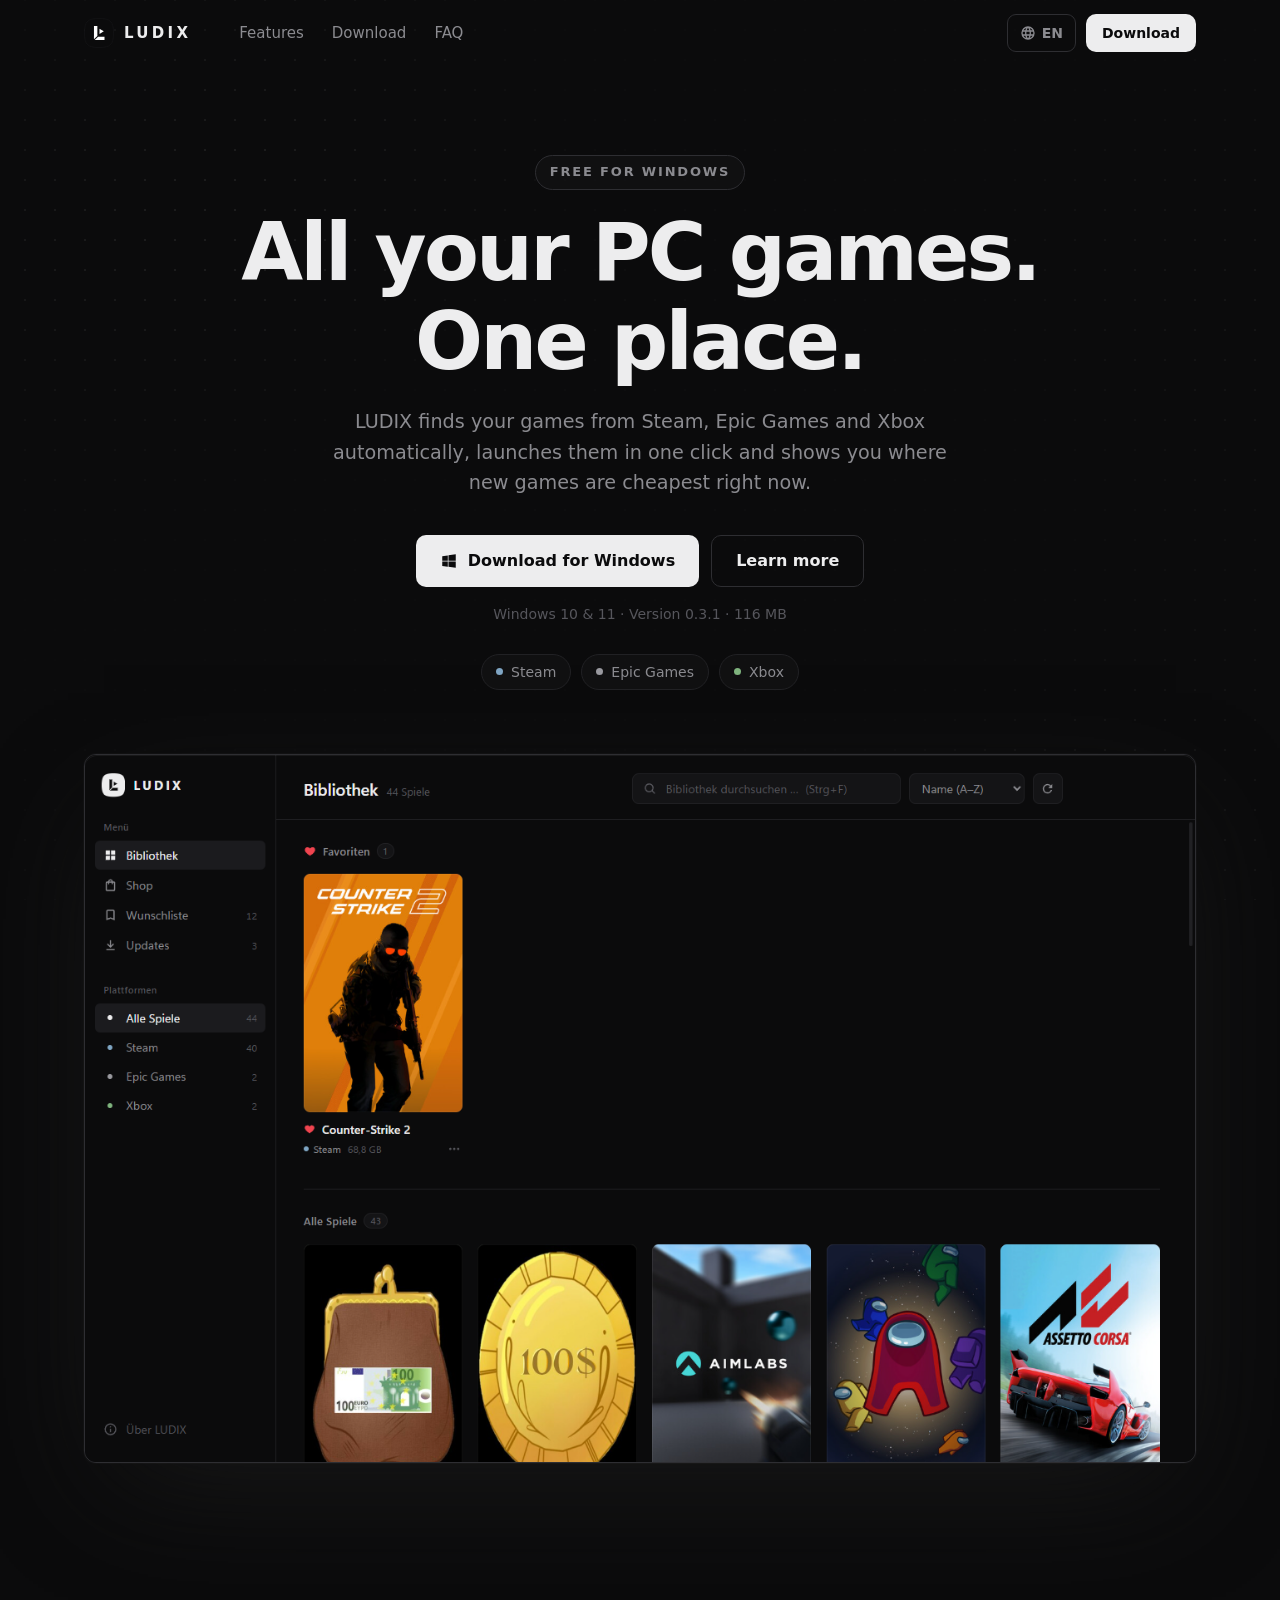
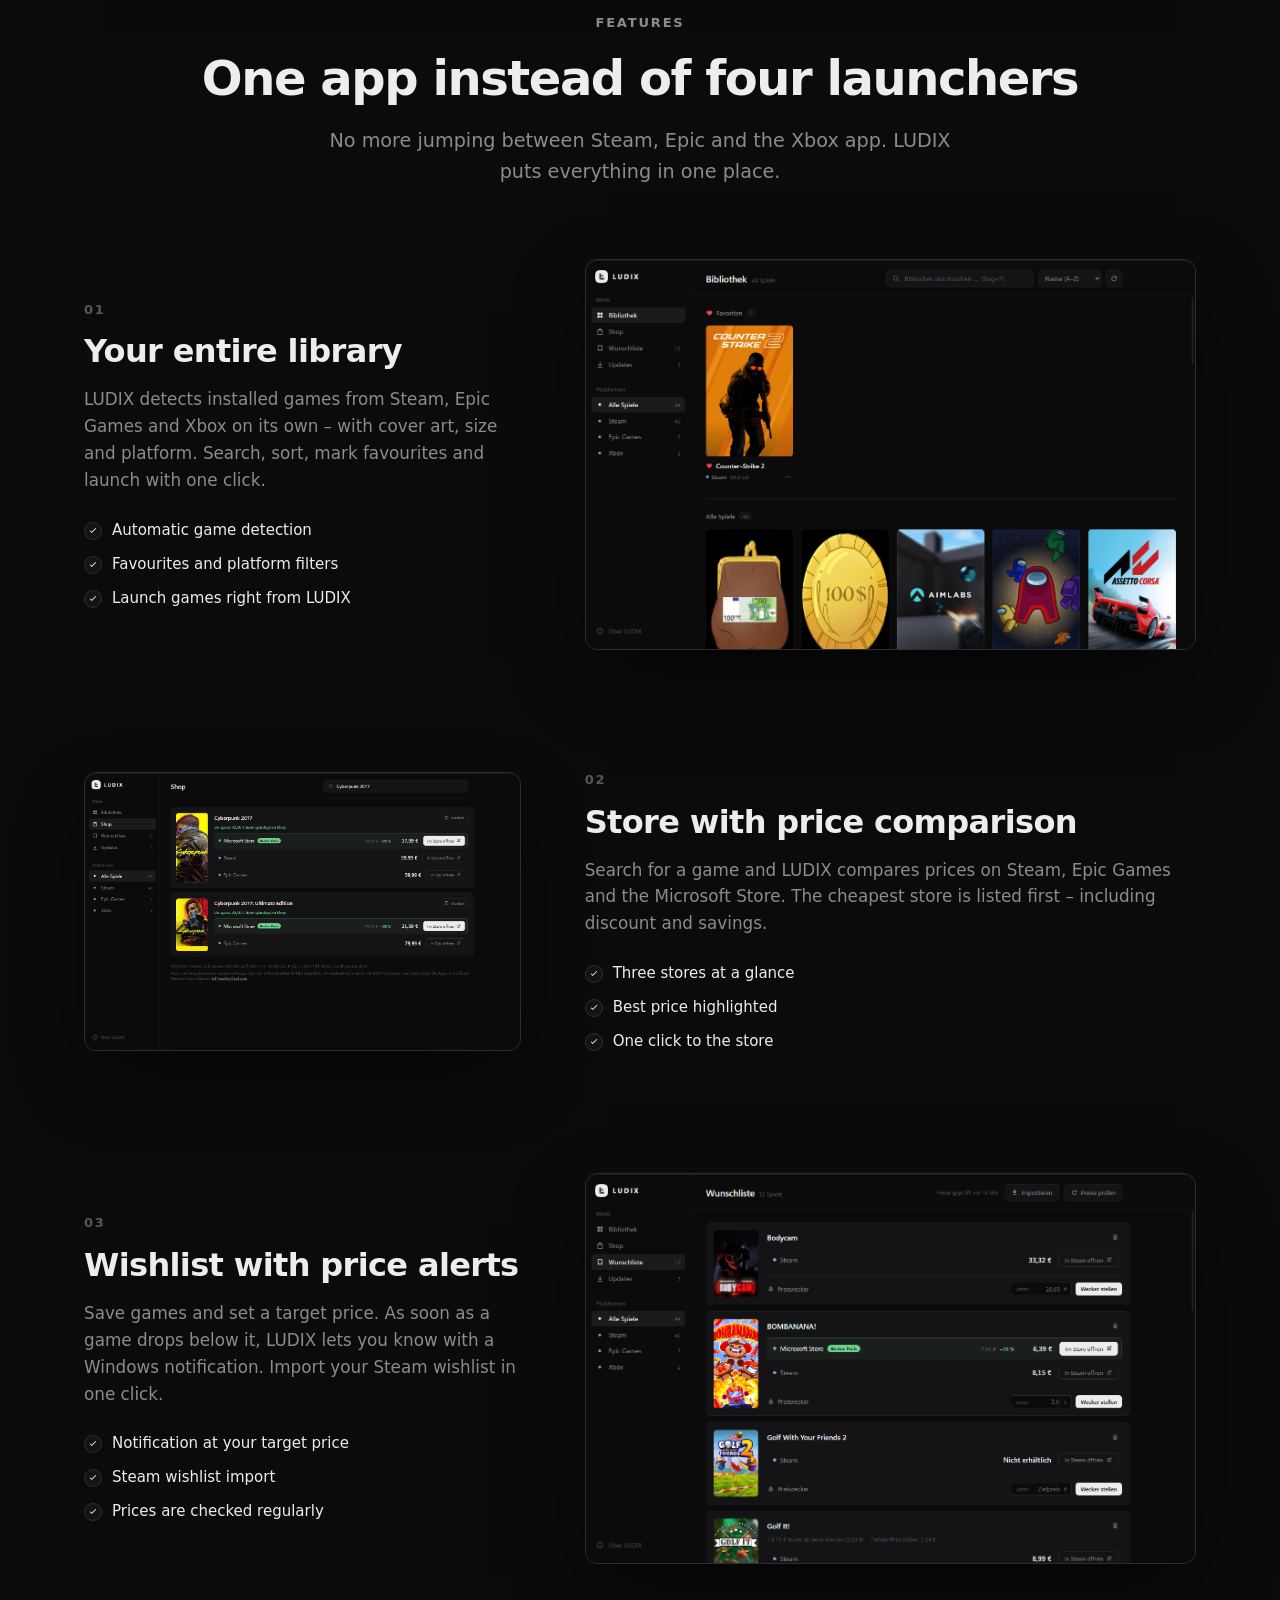
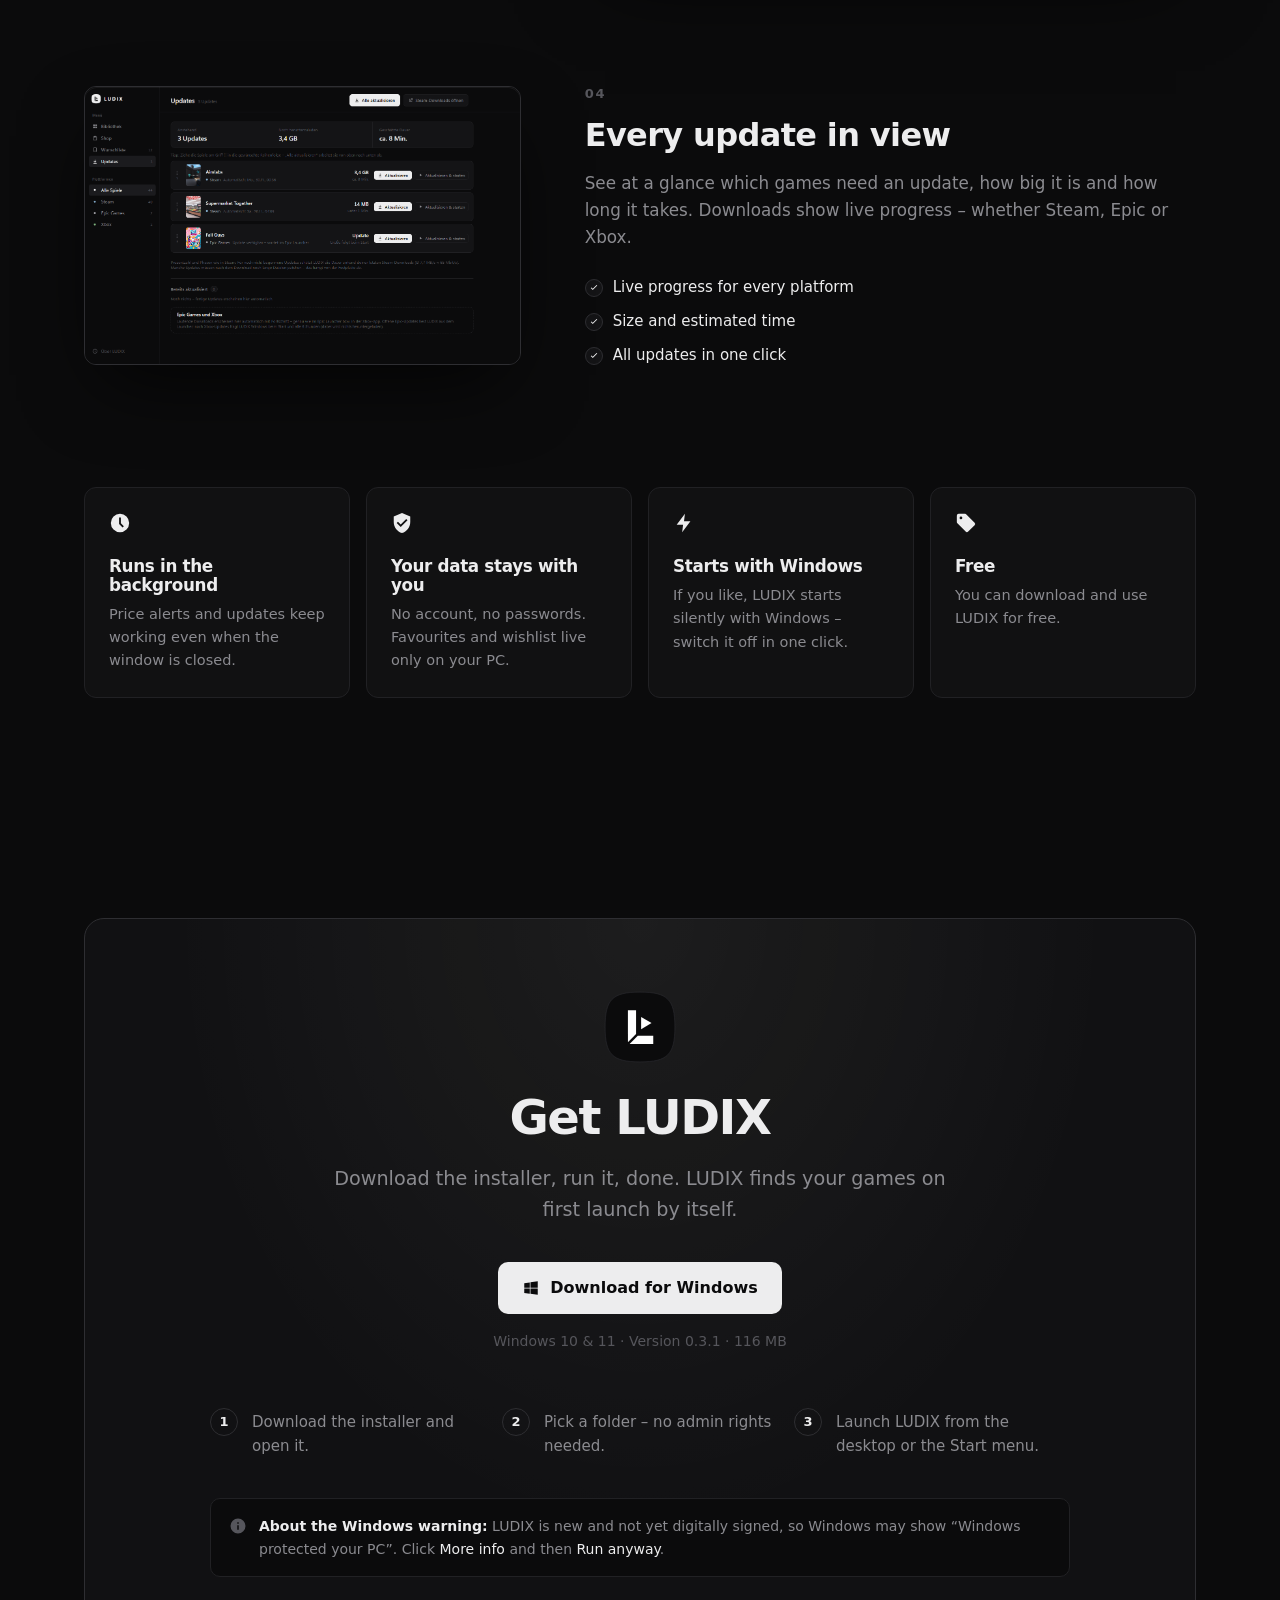
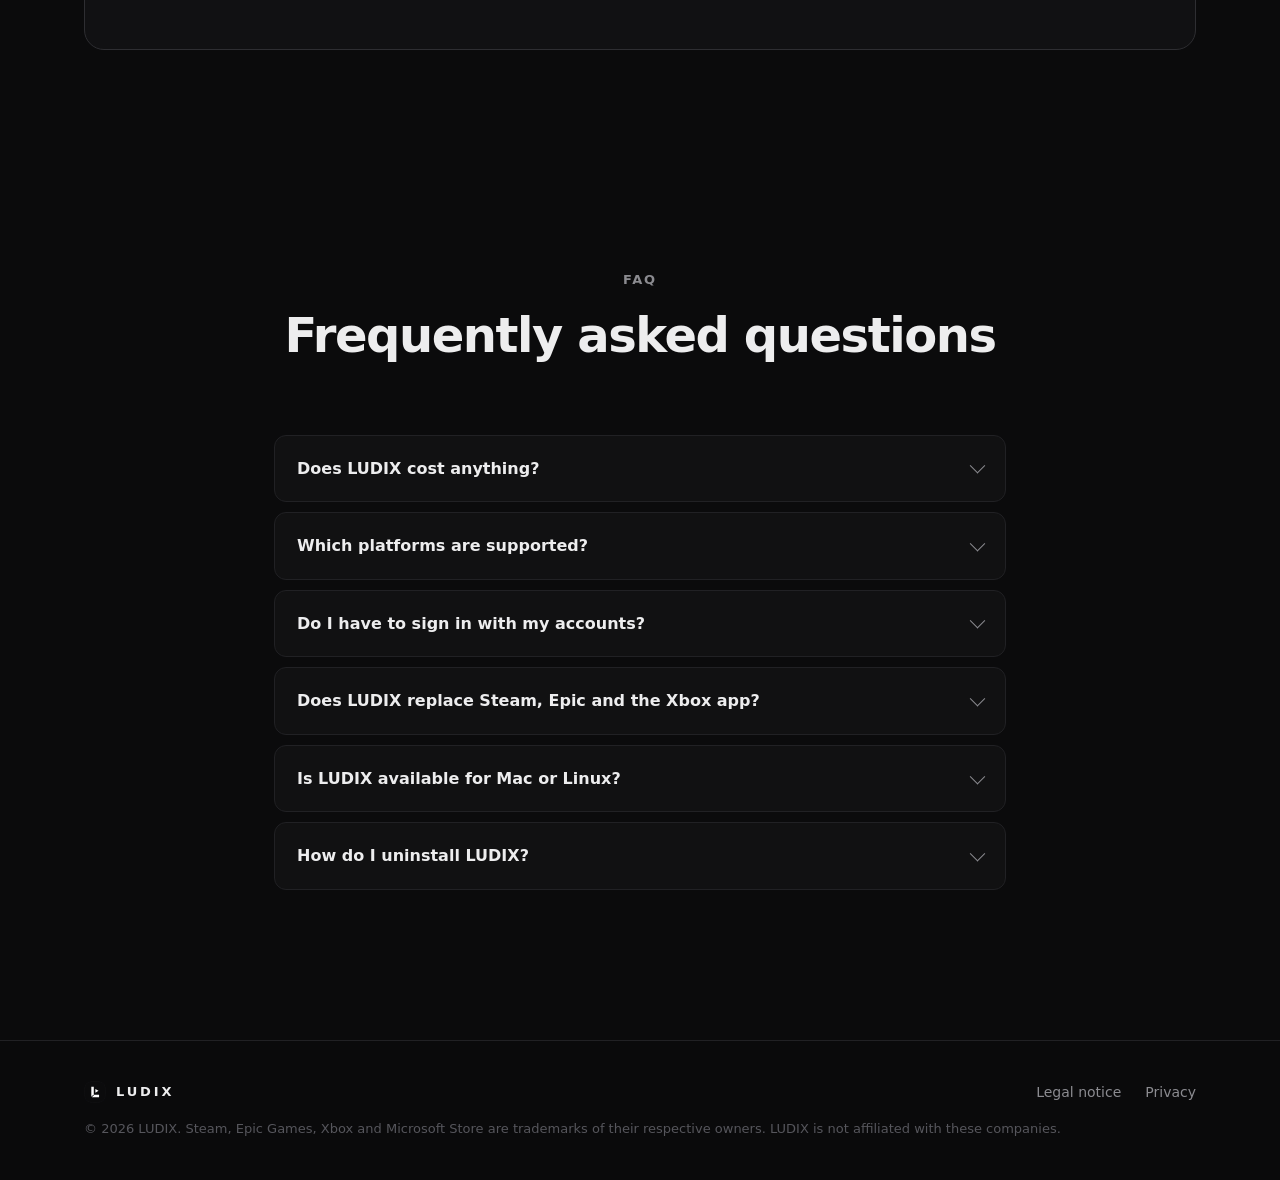
<file: index.html>
<!doctype html>
<html lang="de">
<head>
  <meta charset="utf-8">
  <meta name="viewport" content="width=device-width, initial-scale=1">
  <title data-i18n="meta.title">LUDIX – Alle deine PC-Spiele an einem Ort</title>
  <meta name="description" data-i18n-attr="content:meta.desc" content="LUDIX bringt deine Spiele von Steam, Epic Games und Xbox in eine App – mit Preisvergleich, Wunschliste, Preiswecker und Update-Übersicht. Kostenlos für Windows.">
  <meta name="theme-color" content="#0b0b0c">
  <link rel="icon" href="assets/logo.svg" type="image/svg+xml">
  <link rel="icon" href="assets/logo.png" type="image/png">
  <link rel="apple-touch-icon" href="assets/logo.png">
  <meta property="og:title" content="LUDIX">
  <meta property="og:description" data-i18n-attr="content:meta.desc" content="LUDIX bringt deine Spiele von Steam, Epic Games und Xbox in eine App – mit Preisvergleich, Wunschliste, Preiswecker und Update-Übersicht. Kostenlos für Windows.">
  <meta property="og:image" content="assets/screens/library.png">
  <link rel="stylesheet" href="styles.css">
</head>
<body>
  <canvas id="bg" aria-hidden="true"></canvas>

  <!-- ===== Kopfleiste ===== -->
  <header class="topbar">
    <div class="topbar-inner">
      <a class="brand" href="#top" aria-label="LUDIX">
        <img src="assets/logo.svg" alt="" width="30" height="30">
        <span>LUDIX</span>
      </a>
      <nav class="topnav">
        <a href="#features" data-i18n="nav.features">Funktionen</a>
        <a href="#download" data-i18n="nav.download">Download</a>
        <a href="#faq" data-i18n="nav.faq">FAQ</a>
      </nav>
      <div class="topbar-actions">
        <div class="lang">
          <button id="lang-button" class="lang-button" type="button" aria-haspopup="listbox" aria-expanded="false" data-i18n-attr="aria-label:lang.label" aria-label="Sprache wählen">
            <svg viewBox="0 0 24 24" aria-hidden="true"><path d="M12 2a10 10 0 1 0 0 20 10 10 0 0 0 0-20Zm6.9 6h-2.9a15.7 15.7 0 0 0-1.4-3.6A8 8 0 0 1 18.9 8ZM12 4a13.7 13.7 0 0 1 1.9 4h-3.8A13.7 13.7 0 0 1 12 4ZM4.3 14a8.2 8.2 0 0 1 0-4h3.4a16.5 16.5 0 0 0 0 4H4.3Zm.8 2h2.9a15.7 15.7 0 0 0 1.4 3.6A8 8 0 0 1 5.1 16ZM8 8H5.1a8 8 0 0 1 4.3-3.6C8.8 5.5 8.3 6.7 8 8Zm4 12a13.7 13.7 0 0 1-1.9-4h3.8A13.7 13.7 0 0 1 12 20Zm2.3-6H9.7a14.6 14.6 0 0 1 0-4h4.6a14.6 14.6 0 0 1 0 4Zm.3 5.6c.6-1.1 1.1-2.3 1.4-3.6h2.9a8 8 0 0 1-4.3 3.6Zm1.7-5.6a16.5 16.5 0 0 0 0-4h3.4a8.2 8.2 0 0 1 0 4h-3.4Z"/></svg>
            <span id="lang-current">DE</span>
          </button>
          <ul id="lang-menu" class="lang-menu" role="listbox" hidden></ul>
        </div>
        <a class="btn btn-primary btn-small download-link" href="#download">
          <span data-i18n="nav.cta">Herunterladen</span>
        </a>
      </div>
    </div>
  </header>

  <main id="top">
    <!-- ===== Hero ===== -->
    <section class="hero">
      <div class="container hero-inner">
        <p class="eyebrow reveal" data-i18n="hero.eyebrow">Kostenlos für Windows</p>
        <h1 class="reveal" data-i18n="hero.title">Alle deine PC-Spiele.<br>Ein Ort.</h1>
        <p class="lead reveal" data-i18n="hero.lead">LUDIX findet deine Spiele von Steam, Epic Games und Xbox automatisch, startet sie mit einem Klick und zeigt dir, wo neue Spiele gerade am günstigsten sind.</p>
        <div class="hero-actions reveal">
          <a class="btn btn-primary btn-large download-link" href="#" data-download>
            <svg viewBox="0 0 24 24" aria-hidden="true"><path d="M3 5.5 10.4 4.5v7H3v-6Zm0 13 7.4 1v-7H3v6Zm8.3 1.1L21 21v-8.5h-9.7v7.1Zm0-15.2v7.1H21V3l-9.7 1.4Z"/></svg>
            <span data-i18n="cta.windows">Für Windows herunterladen</span>
          </a>
          <a class="btn btn-ghost btn-large" href="#features" data-i18n="hero.more">Mehr erfahren</a>
        </div>
        <p class="meta reveal"><span data-i18n="cta.meta">Windows 10 &amp; 11</span> · <span data-version></span> · <span data-size></span></p>
        <ul class="platforms reveal" data-i18n-attr="aria-label:hero.platforms" aria-label="Unterstützte Plattformen">
          <li><span class="dot" style="--c: var(--steam)"></span>Steam</li>
          <li><span class="dot" style="--c: var(--epic)"></span>Epic Games</li>
          <li><span class="dot" style="--c: var(--xbox)"></span>Xbox</li>
        </ul>
      </div>
      <div class="container">
        <figure class="shot shot-hero reveal">
          <img src="assets/screens/library.png" width="1335" height="851" data-zoom
               data-i18n-attr="alt:shot.library" alt="Die LUDIX-Bibliothek mit Spielen von Steam, Epic Games und Xbox">
        </figure>
      </div>
    </section>

    <!-- ===== Funktionen ===== -->
    <section id="features" class="section">
      <div class="container">
        <div class="section-head reveal">
          <p class="eyebrow" data-i18n="features.eyebrow">Funktionen</p>
          <h2 data-i18n="features.title">Eine App statt vier Launcher</h2>
          <p class="lead" data-i18n="features.lead">Schluss mit dem Hin und Her zwischen Steam, Epic und der Xbox-App. LUDIX sammelt alles an einer Stelle.</p>
        </div>

        <article class="feature reveal">
          <div class="feature-text">
            <span class="feature-num">01</span>
            <h3 data-i18n="f1.title">Deine ganze Bibliothek</h3>
            <p data-i18n="f1.text">LUDIX erkennt installierte Spiele von Steam, Epic Games und Xbox ganz von selbst – mit Cover, Größe und Plattform. Suchen, sortieren, Favoriten markieren und mit einem Klick starten.</p>
            <ul class="checks">
              <li data-i18n="f1.c1">Automatische Spielerkennung</li>
              <li data-i18n="f1.c2">Favoriten und Filter nach Plattform</li>
              <li data-i18n="f1.c3">Spiele direkt aus LUDIX starten</li>
            </ul>
          </div>
          <figure class="shot">
            <img src="assets/screens/library.png" width="1335" height="851" loading="lazy" data-zoom
                 data-i18n-attr="alt:shot.library" alt="Die LUDIX-Bibliothek mit Spielen von Steam, Epic Games und Xbox">
          </figure>
        </article>

        <article class="feature feature-flip reveal">
          <div class="feature-text">
            <span class="feature-num">02</span>
            <h3 data-i18n="f2.title">Shop mit Preisvergleich</h3>
            <p data-i18n="f2.text">Such ein Spiel und LUDIX vergleicht die Preise von Steam, Epic Games und dem Microsoft Store. Der günstigste Shop steht ganz oben – inklusive Rabatt und Ersparnis.</p>
            <ul class="checks">
              <li data-i18n="f2.c1">Drei Shops auf einen Blick</li>
              <li data-i18n="f2.c2">Bester Preis wird hervorgehoben</li>
              <li data-i18n="f2.c3">Mit einem Klick zum Shop</li>
            </ul>
          </div>
          <figure class="shot">
            <img src="assets/screens/store.png" width="1335" height="851" loading="lazy" data-zoom
                 data-i18n-attr="alt:shot.store" alt="Der LUDIX-Shop vergleicht die Preise von Cyberpunk 2077">
          </figure>
        </article>

        <article class="feature reveal">
          <div class="feature-text">
            <span class="feature-num">03</span>
            <h3 data-i18n="f3.title">Wunschliste mit Preiswecker</h3>
            <p data-i18n="f3.text">Merk dir Spiele und stell einen Wunschpreis ein. Sobald ein Spiel darunter fällt, meldet sich LUDIX mit einer Windows-Benachrichtigung. Deine Steam-Wunschliste übernimmst du mit einem Klick.</p>
            <ul class="checks">
              <li data-i18n="f3.c1">Benachrichtigung beim Wunschpreis</li>
              <li data-i18n="f3.c2">Import der Steam-Wunschliste</li>
              <li data-i18n="f3.c3">Preise werden regelmäßig geprüft</li>
            </ul>
          </div>
          <figure class="shot">
            <img src="assets/screens/wishlist.png" width="1335" height="851" loading="lazy" data-zoom
                 data-i18n-attr="alt:shot.wishlist" alt="Die LUDIX-Wunschliste mit Preisen und Preiswecker">
          </figure>
        </article>

        <article class="feature feature-flip reveal">
          <div class="feature-text">
            <span class="feature-num">04</span>
            <h3 data-i18n="f4.title">Alle Updates im Blick</h3>
            <p data-i18n="f4.text">Sieh auf einen Blick, welche Spiele ein Update brauchen, wie groß es ist und wie lange es dauert. Downloads laufen mit Live-Fortschritt – egal ob Steam, Epic oder Xbox.</p>
            <ul class="checks">
              <li data-i18n="f4.c1">Live-Fortschritt für alle Plattformen</li>
              <li data-i18n="f4.c2">Größe und geschätzte Dauer</li>
              <li data-i18n="f4.c3">Alle Updates mit einem Klick</li>
            </ul>
          </div>
          <figure class="shot">
            <img src="assets/screens/updates.png" width="1335" height="851" loading="lazy" data-zoom
                 data-i18n-attr="alt:shot.updates" alt="Die LUDIX-Update-Übersicht mit Größe und Dauer">
          </figure>
        </article>

        <div class="extras">
          <div class="extra reveal">
            <svg viewBox="0 0 24 24" aria-hidden="true"><path d="M12 2a10 10 0 1 0 0 20 10 10 0 0 0 0-20Zm1 10.4 3.2 3.2-1.4 1.4L11 13.2V6h2v6.4Z"/></svg>
            <h4 data-i18n="x1.title">Läuft im Hintergrund</h4>
            <p data-i18n="x1.text">Preiswecker und Updates arbeiten weiter, auch wenn das Fenster zu ist.</p>
          </div>
          <div class="extra reveal">
            <svg viewBox="0 0 24 24" aria-hidden="true"><path d="M12 1 3 5v6c0 5.6 3.8 10.7 9 12 5.2-1.3 9-6.4 9-12V5l-9-4Zm-1.4 15.4L6.2 12l1.4-1.4 3 3 6-6 1.4 1.4-7.4 7.4Z"/></svg>
            <h4 data-i18n="x2.title">Deine Daten bleiben bei dir</h4>
            <p data-i18n="x2.text">Kein Konto, keine Passwörter. Favoriten und Wunschliste liegen nur auf deinem PC.</p>
          </div>
          <div class="extra reveal">
            <svg viewBox="0 0 24 24" aria-hidden="true"><path d="M13 2 4 14h7l-1 8 9-12h-7l1-8Z"/></svg>
            <h4 data-i18n="x3.title">Startet mit Windows</h4>
            <p data-i18n="x3.text">Auf Wunsch startet LUDIX unsichtbar mit Windows – abschaltbar mit einem Klick.</p>
          </div>
          <div class="extra reveal">
            <svg viewBox="0 0 24 24" aria-hidden="true"><path d="M21.4 11.6 12.4 2.6A2 2 0 0 0 11 2H4a2 2 0 0 0-2 2v7c0 .6.2 1.1.6 1.4l9 9a2 2 0 0 0 2.8 0l7-7a2 2 0 0 0 0-2.8ZM6.5 8a1.5 1.5 0 1 1 0-3 1.5 1.5 0 0 1 0 3Z"/></svg>
            <h4 data-i18n="x4.title">Kostenlos</h4>
            <p data-i18n="x4.text">LUDIX kannst du kostenlos herunterladen und nutzen.</p>
          </div>
        </div>
      </div>
    </section>

    <!-- ===== Download ===== -->
    <section id="download" class="section">
      <div class="container">
        <div class="download-card reveal">
          <img src="assets/logo.svg" alt="" width="72" height="72">
          <h2 data-i18n="dl.title">Hol dir LUDIX</h2>
          <p class="lead" data-i18n="dl.lead">Installer herunterladen, ausführen, fertig. LUDIX findet deine Spiele beim ersten Start von selbst.</p>
          <a class="btn btn-primary btn-large download-link" href="#" data-download>
            <svg viewBox="0 0 24 24" aria-hidden="true"><path d="M3 5.5 10.4 4.5v7H3v-6Zm0 13 7.4 1v-7H3v6Zm8.3 1.1L21 21v-8.5h-9.7v7.1Zm0-15.2v7.1H21V3l-9.7 1.4Z"/></svg>
            <span data-i18n="cta.windows">Für Windows herunterladen</span>
          </a>
          <p class="meta"><span data-i18n="cta.meta">Windows 10 &amp; 11</span> · <span data-version></span> · <span data-size></span></p>

          <ol class="steps">
            <li><span>1</span><p data-i18n="dl.s1">Lade den Installer herunter und öffne ihn.</p></li>
            <li><span>2</span><p data-i18n="dl.s2">Wähle einen Ordner – Admin-Rechte brauchst du nicht.</p></li>
            <li><span>3</span><p data-i18n="dl.s3">Starte LUDIX über den Desktop oder das Startmenü.</p></li>
          </ol>

          <div class="note">
            <svg viewBox="0 0 24 24" aria-hidden="true"><path d="M12 2a10 10 0 1 0 0 20 10 10 0 0 0 0-20Zm1 15h-2v-6h2v6Zm0-8h-2V7h2v2Z"/></svg>
            <p data-i18n="dl.note"><strong>Hinweis zur Windows-Warnung:</strong> LUDIX ist neu und noch nicht digital signiert. Windows zeigt deshalb eventuell „Der Computer wurde durch Windows geschützt“. Klicke dann auf <em>Weitere Informationen</em> und danach auf <em>Trotzdem ausführen</em>.</p>
          </div>
        </div>
      </div>
    </section>

    <!-- ===== FAQ ===== -->
    <section id="faq" class="section">
      <div class="container container-narrow">
        <div class="section-head reveal">
          <p class="eyebrow" data-i18n="faq.eyebrow">FAQ</p>
          <h2 data-i18n="faq.title">Häufige Fragen</h2>
        </div>
        <div class="faq">
          <details class="reveal">
            <summary data-i18n="q1.q">Kostet LUDIX etwas?</summary>
            <p data-i18n="q1.a">Nein, LUDIX ist kostenlos.</p>
          </details>
          <details class="reveal">
            <summary data-i18n="q2.q">Welche Plattformen werden unterstützt?</summary>
            <p data-i18n="q2.a">Steam, Epic Games und Xbox bzw. der Microsoft Store. Weitere Plattformen sind geplant.</p>
          </details>
          <details class="reveal">
            <summary data-i18n="q3.q">Muss ich mich mit meinen Konten anmelden?</summary>
            <p data-i18n="q3.a">Nein. LUDIX liest nur, welche Spiele auf deinem PC installiert sind. Passwörter oder Logins für Steam, Epic oder Xbox braucht LUDIX nicht.</p>
          </details>
          <details class="reveal">
            <summary data-i18n="q4.q">Ersetzt LUDIX Steam, Epic und die Xbox-App?</summary>
            <p data-i18n="q4.a">Nicht ganz. Die Launcher müssen installiert bleiben, denn deine Spiele laufen weiter über sie. LUDIX ist die gemeinsame Oberfläche darüber, damit du sie nicht einzeln öffnen musst.</p>
          </details>
          <details class="reveal">
            <summary data-i18n="q5.q">Gibt es LUDIX auch für Mac oder Linux?</summary>
            <p data-i18n="q5.a">Im Moment nur für Windows 10 und 11.</p>
          </details>
          <details class="reveal">
            <summary data-i18n="q6.q">Wie deinstalliere ich LUDIX?</summary>
            <p data-i18n="q6.a">Über Windows-Einstellungen → Apps. Dabei wird auch der Autostart entfernt. Deine Spiele bleiben natürlich installiert.</p>
          </details>
        </div>
      </div>
    </section>
  </main>

  <!-- ===== Fußzeile ===== -->
  <footer class="footer">
    <div class="container footer-inner">
      <div class="brand brand-small">
        <img src="assets/logo.svg" alt="" width="22" height="22">
        <span>LUDIX</span>
      </div>
      <nav class="footer-links">
        <a href="impressum.html" data-i18n="footer.imprint">Impressum</a>
        <a href="datenschutz.html" data-i18n="footer.privacy">Datenschutz</a>
      </nav>
      <p class="footer-legal" data-i18n="footer.legal">© 2026 LUDIX. Steam, Epic Games, Xbox und Microsoft Store sind Marken ihrer jeweiligen Inhaber. LUDIX steht in keiner Verbindung zu diesen Unternehmen.</p>
    </div>
  </footer>

  <!-- Vergrößerte Screenshots -->
  <dialog id="lightbox" class="lightbox">
    <button class="lightbox-close" type="button" data-i18n-attr="aria-label:lightbox.close" aria-label="Schließen">×</button>
    <img alt="">
  </dialog>

  <script src="i18n.js"></script>
  <script src="main.js"></script>
</body>
</html>
</file>
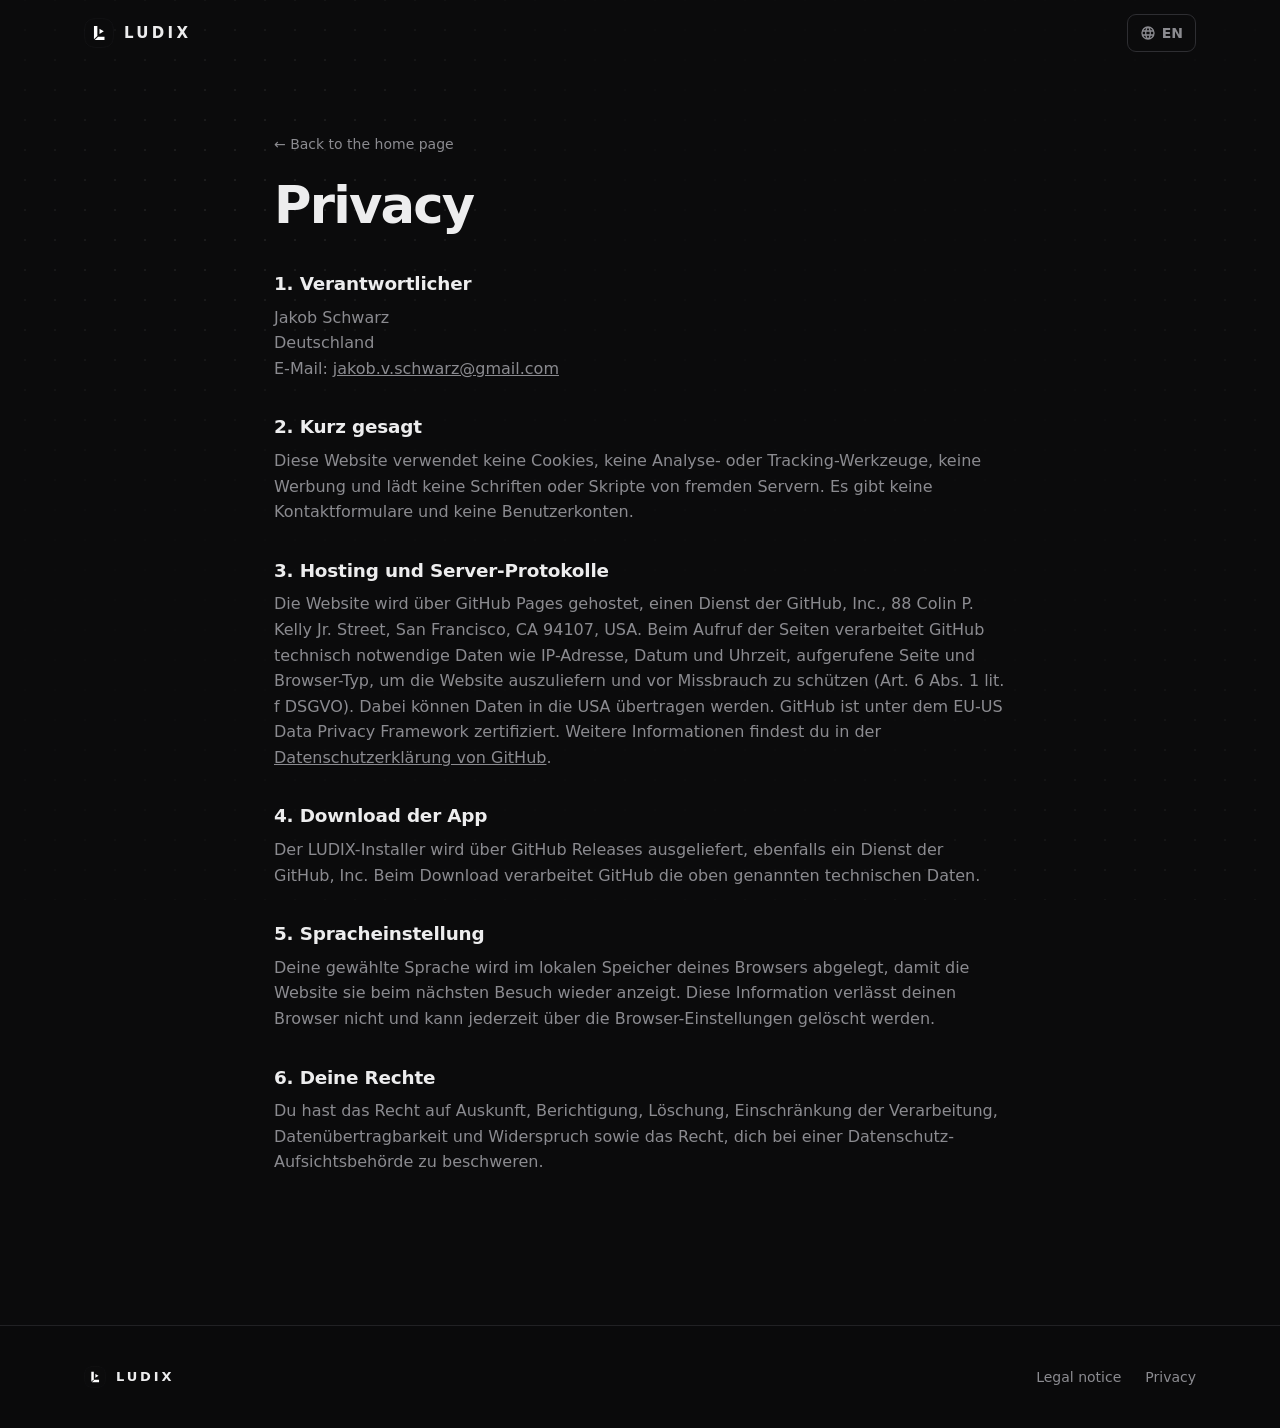
<file: datenschutz.html>
<!doctype html>
<html lang="de">
<head>
  <meta charset="utf-8">
  <meta name="viewport" content="width=device-width, initial-scale=1">
  <title>Datenschutz – LUDIX</title>
  <meta name="robots" content="noindex">
  <meta name="theme-color" content="#0b0b0c">
  <link rel="icon" href="assets/logo.svg" type="image/svg+xml">
  <link rel="stylesheet" href="styles.css">
</head>
<body class="legal-page">
  <canvas id="bg" aria-hidden="true"></canvas>
  <header class="topbar">
    <div class="topbar-inner">
      <a class="brand" href="index.html" aria-label="LUDIX">
        <img src="assets/logo.svg" alt="" width="30" height="30">
        <span>LUDIX</span>
      </a>
      <div class="topbar-actions">
        <div class="lang">
          <button id="lang-button" class="lang-button" type="button" aria-haspopup="listbox" aria-expanded="false" data-i18n-attr="aria-label:lang.label" aria-label="Sprache wählen">
            <svg viewBox="0 0 24 24" aria-hidden="true"><path d="M12 2a10 10 0 1 0 0 20 10 10 0 0 0 0-20Zm6.9 6h-2.9a15.7 15.7 0 0 0-1.4-3.6A8 8 0 0 1 18.9 8ZM12 4a13.7 13.7 0 0 1 1.9 4h-3.8A13.7 13.7 0 0 1 12 4ZM4.3 14a8.2 8.2 0 0 1 0-4h3.4a16.5 16.5 0 0 0 0 4H4.3Zm.8 2h2.9a15.7 15.7 0 0 0 1.4 3.6A8 8 0 0 1 5.1 16ZM8 8H5.1a8 8 0 0 1 4.3-3.6C8.8 5.5 8.3 6.7 8 8Zm4 12a13.7 13.7 0 0 1-1.9-4h3.8A13.7 13.7 0 0 1 12 20Zm2.3-6H9.7a14.6 14.6 0 0 1 0-4h4.6a14.6 14.6 0 0 1 0 4Zm.3 5.6c.6-1.1 1.1-2.3 1.4-3.6h2.9a8 8 0 0 1-4.3 3.6Zm1.7-5.6a16.5 16.5 0 0 0 0-4h3.4a8.2 8.2 0 0 1 0 4h-3.4Z"/></svg>
            <span id="lang-current">DE</span>
          </button>
          <ul id="lang-menu" class="lang-menu" role="listbox" hidden></ul>
        </div>
      </div>
    </div>
  </header>

  <main class="section legal">
    <div class="container container-narrow">
      <a class="back" href="index.html" data-i18n="footer.back">← Zurück zur Startseite</a>
      <h1 data-i18n="footer.privacy">Datenschutz</h1>

      <h2>1. Verantwortlicher</h2>
      <p>Jakob Schwarz<br>Deutschland<br>E-Mail: <a href="mailto:jakob.v.schwarz@gmail.com">jakob.v.schwarz@gmail.com</a></p>

      <h2>2. Kurz gesagt</h2>
      <p>Diese Website verwendet keine Cookies, keine Analyse- oder Tracking-Werkzeuge, keine Werbung und lädt keine Schriften oder Skripte von fremden Servern. Es gibt keine Kontaktformulare und keine Benutzerkonten.</p>

      <h2>3. Hosting und Server-Protokolle</h2>
      <p>Die Website wird über GitHub Pages gehostet, einen Dienst der GitHub, Inc., 88 Colin P. Kelly Jr. Street, San Francisco, CA 94107, USA. Beim Aufruf der Seiten verarbeitet GitHub technisch notwendige Daten wie IP-Adresse, Datum und Uhrzeit, aufgerufene Seite und Browser-Typ, um die Website auszuliefern und vor Missbrauch zu schützen (Art. 6 Abs. 1 lit. f DSGVO). Dabei können Daten in die USA übertragen werden. GitHub ist unter dem EU-US Data Privacy Framework zertifiziert. Weitere Informationen findest du in der <a href="https://docs.github.com/de/site-policy/privacy-policies/github-general-privacy-statement" rel="noopener">Datenschutzerklärung von GitHub</a>.</p>

      <h2>4. Download der App</h2>
      <p>Der LUDIX-Installer wird über GitHub Releases ausgeliefert, ebenfalls ein Dienst der GitHub, Inc. Beim Download verarbeitet GitHub die oben genannten technischen Daten.</p>

      <h2>5. Spracheinstellung</h2>
      <p>Deine gewählte Sprache wird im lokalen Speicher deines Browsers abgelegt, damit die Website sie beim nächsten Besuch wieder anzeigt. Diese Information verlässt deinen Browser nicht und kann jederzeit über die Browser-Einstellungen gelöscht werden.</p>

      <h2>6. Deine Rechte</h2>
      <p>Du hast das Recht auf Auskunft, Berichtigung, Löschung, Einschränkung der Verarbeitung, Datenübertragbarkeit und Widerspruch sowie das Recht, dich bei einer Datenschutz-Aufsichtsbehörde zu beschweren.</p>
    </div>
  </main>

  <footer class="footer">
    <div class="container footer-inner">
      <div class="brand brand-small"><img src="assets/logo.svg" alt="" width="22" height="22"><span>LUDIX</span></div>
      <nav class="footer-links">
        <a href="impressum.html" data-i18n="footer.imprint">Impressum</a>
        <a href="datenschutz.html" data-i18n="footer.privacy">Datenschutz</a>
      </nav>
    </div>
  </footer>

  <script src="i18n.js"></script>
  <script src="main.js"></script>
</body>
</html>
</file>
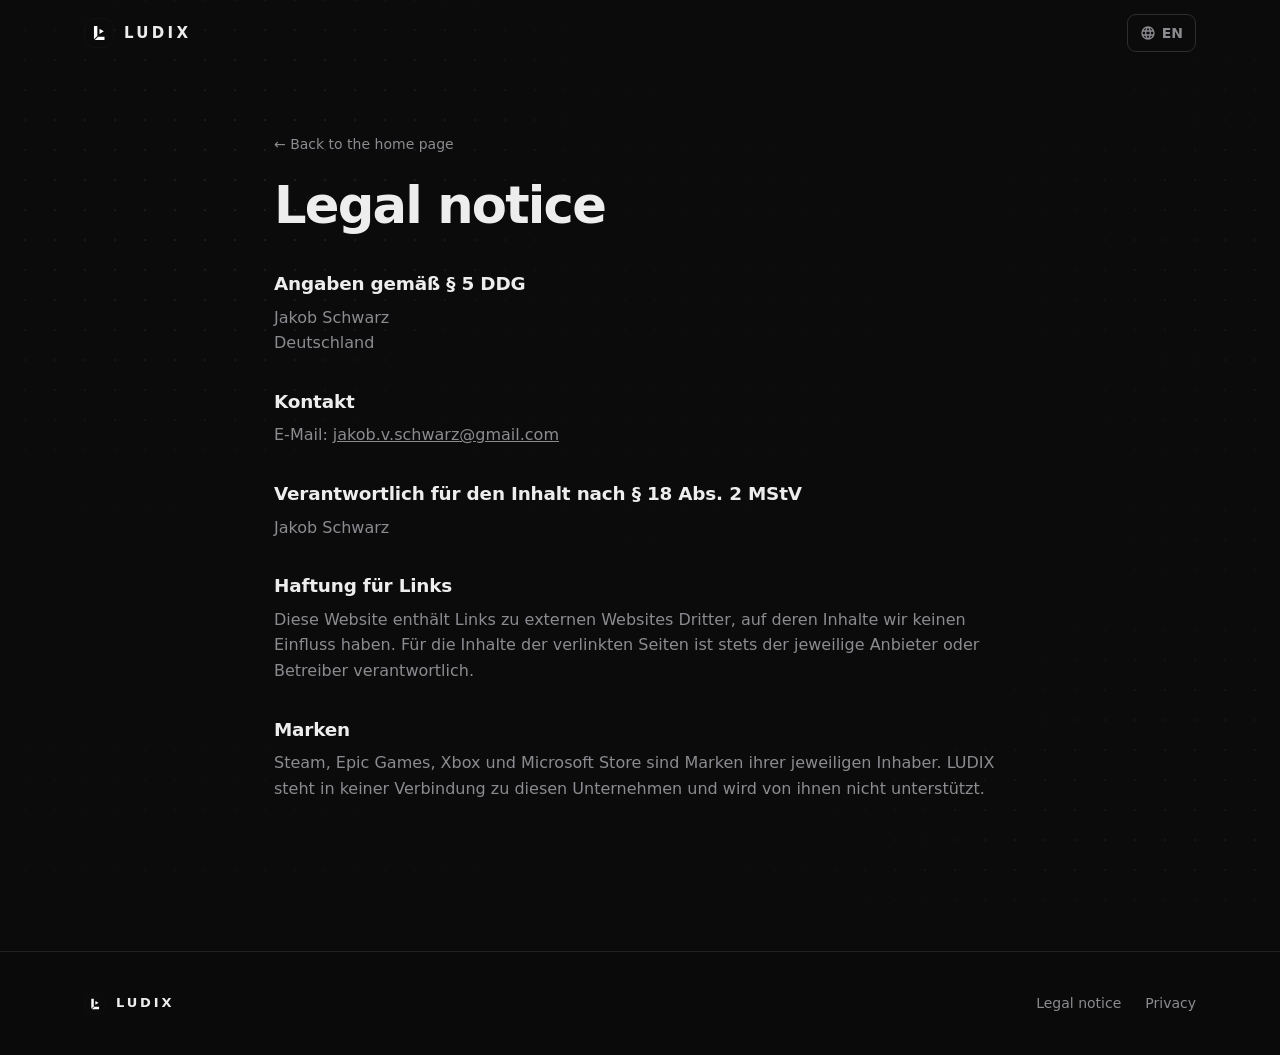
<file: impressum.html>
<!doctype html>
<html lang="de">
<head>
  <meta charset="utf-8">
  <meta name="viewport" content="width=device-width, initial-scale=1">
  <title>Impressum – LUDIX</title>
  <meta name="robots" content="noindex">
  <meta name="theme-color" content="#0b0b0c">
  <link rel="icon" href="assets/logo.svg" type="image/svg+xml">
  <link rel="stylesheet" href="styles.css">
</head>
<body class="legal-page">
  <canvas id="bg" aria-hidden="true"></canvas>
  <header class="topbar">
    <div class="topbar-inner">
      <a class="brand" href="index.html" aria-label="LUDIX">
        <img src="assets/logo.svg" alt="" width="30" height="30">
        <span>LUDIX</span>
      </a>
      <div class="topbar-actions">
        <div class="lang">
          <button id="lang-button" class="lang-button" type="button" aria-haspopup="listbox" aria-expanded="false" data-i18n-attr="aria-label:lang.label" aria-label="Sprache wählen">
            <svg viewBox="0 0 24 24" aria-hidden="true"><path d="M12 2a10 10 0 1 0 0 20 10 10 0 0 0 0-20Zm6.9 6h-2.9a15.7 15.7 0 0 0-1.4-3.6A8 8 0 0 1 18.9 8ZM12 4a13.7 13.7 0 0 1 1.9 4h-3.8A13.7 13.7 0 0 1 12 4ZM4.3 14a8.2 8.2 0 0 1 0-4h3.4a16.5 16.5 0 0 0 0 4H4.3Zm.8 2h2.9a15.7 15.7 0 0 0 1.4 3.6A8 8 0 0 1 5.1 16ZM8 8H5.1a8 8 0 0 1 4.3-3.6C8.8 5.5 8.3 6.7 8 8Zm4 12a13.7 13.7 0 0 1-1.9-4h3.8A13.7 13.7 0 0 1 12 20Zm2.3-6H9.7a14.6 14.6 0 0 1 0-4h4.6a14.6 14.6 0 0 1 0 4Zm.3 5.6c.6-1.1 1.1-2.3 1.4-3.6h2.9a8 8 0 0 1-4.3 3.6Zm1.7-5.6a16.5 16.5 0 0 0 0-4h3.4a8.2 8.2 0 0 1 0 4h-3.4Z"/></svg>
            <span id="lang-current">DE</span>
          </button>
          <ul id="lang-menu" class="lang-menu" role="listbox" hidden></ul>
        </div>
      </div>
    </div>
  </header>

  <main class="section legal">
    <div class="container container-narrow">
      <a class="back" href="index.html" data-i18n="footer.back">← Zurück zur Startseite</a>
      <h1 data-i18n="footer.imprint">Impressum</h1>

      <h2>Angaben gemäß § 5 DDG</h2>
      <!-- TODO: ladungsfähige Anschrift (z. B. Impressum-Service) ergänzen. -->
      <p>Jakob Schwarz<br>Deutschland</p>

      <h2>Kontakt</h2>
      <p>E-Mail: <a href="mailto:jakob.v.schwarz@gmail.com">jakob.v.schwarz@gmail.com</a></p>

      <h2>Verantwortlich für den Inhalt nach § 18 Abs. 2 MStV</h2>
      <p>Jakob Schwarz</p>

      <h2>Haftung für Links</h2>
      <p>Diese Website enthält Links zu externen Websites Dritter, auf deren Inhalte wir keinen Einfluss haben. Für die Inhalte der verlinkten Seiten ist stets der jeweilige Anbieter oder Betreiber verantwortlich.</p>

      <h2>Marken</h2>
      <p>Steam, Epic Games, Xbox und Microsoft Store sind Marken ihrer jeweiligen Inhaber. LUDIX steht in keiner Verbindung zu diesen Unternehmen und wird von ihnen nicht unterstützt.</p>
    </div>
  </main>

  <footer class="footer">
    <div class="container footer-inner">
      <div class="brand brand-small"><img src="assets/logo.svg" alt="" width="22" height="22"><span>LUDIX</span></div>
      <nav class="footer-links">
        <a href="impressum.html" data-i18n="footer.imprint">Impressum</a>
        <a href="datenschutz.html" data-i18n="footer.privacy">Datenschutz</a>
      </nav>
    </div>
  </footer>

  <script src="i18n.js"></script>
  <script src="main.js"></script>
</body>
</html>
</file>
<file: styles.css>
/* LUDIX Website – gleiche Farben wie die App: neutrales Grau, Weiß als einzige Akzentfarbe. */
:root {
  --bg: #0b0b0c;
  --surface: #141416;
  --surface-hover: #1b1b1e;
  --border: #212124;
  --border-strong: #2e2e32;
  --text: #ededee;
  --text-muted: #8b8b90;
  --text-faint: #56565c;
  --primary: #ededee;
  --primary-hover: #ffffff;
  --primary-text: #0b0b0c;
  --steam: #7fa6c4;
  --epic: #9a9aa0;
  --xbox: #7fb47e;
  --radius: 12px;
  --max: 1160px;
  font-family: "Segoe UI Variable Text", "Segoe UI", system-ui, -apple-system, "Helvetica Neue", Arial, sans-serif;
  color-scheme: dark;
}

* { box-sizing: border-box; }
[hidden] { display: none !important; }

html { scroll-behavior: smooth; scroll-padding-top: 80px; }
body {
  margin: 0;
  background: var(--bg);
  color: var(--text);
  font-size: 16px;
  line-height: 1.6;
  -webkit-font-smoothing: antialiased;
  overflow-x: hidden;
}

img { max-width: 100%; height: auto; display: block; }
a { color: inherit; }
svg { width: 18px; height: 18px; fill: currentColor; flex-shrink: 0; }

h1, h2, h3, h4 { margin: 0; line-height: 1.12; letter-spacing: -0.02em; font-weight: 650; }
h1 { font-size: clamp(2.6rem, 7vw, 5rem); letter-spacing: -0.035em; }
h2 { font-size: clamp(2rem, 4.4vw, 3rem); letter-spacing: -0.03em; }
h3 { font-size: clamp(1.5rem, 2.6vw, 2rem); }
h4 { font-size: 1.05rem; }
p { margin: 0; }

.container { width: 100%; max-width: var(--max); margin: 0 auto; padding: 0 24px; }
.container-narrow { max-width: 780px; }

/* ---------- Hintergrund-Animation ---------- */
#bg {
  position: fixed;
  inset: 0;
  width: 100%;
  height: 100%;
  z-index: -1;
  pointer-events: none;
}

/* ---------- Kopfleiste ---------- */
.topbar {
  position: sticky;
  top: 0;
  z-index: 20;
  border-bottom: 1px solid transparent;
  transition: background .25s, border-color .25s;
}
.topbar.scrolled {
  background: rgba(11, 11, 12, .78);
  backdrop-filter: blur(14px);
  -webkit-backdrop-filter: blur(14px);
  border-bottom-color: var(--border);
}
.topbar-inner {
  max-width: var(--max);
  margin: 0 auto;
  padding: 14px 24px;
  display: flex;
  align-items: center;
  gap: 24px;
}
.brand {
  display: inline-flex;
  align-items: center;
  gap: 10px;
  text-decoration: none;
  font-weight: 700;
  letter-spacing: .22em;
  font-size: 15px;
}
.brand img { border-radius: 8px; }
.brand-small { font-size: 13px; }

.topnav { display: flex; gap: 28px; margin-left: 24px; }
.topnav a {
  text-decoration: none;
  color: var(--text-muted);
  font-size: 15px;
  transition: color .15s;
}
.topnav a:hover { color: var(--text); }

.topbar-actions { margin-left: auto; display: flex; align-items: center; gap: 10px; }

/* Sprachauswahl */
.lang { position: relative; }
.lang-button {
  display: inline-flex;
  align-items: center;
  gap: 6px;
  height: 38px;
  padding: 0 12px;
  background: transparent;
  color: var(--text-muted);
  border: 1px solid var(--border-strong);
  border-radius: 9px;
  font: inherit;
  font-size: 14px;
  font-weight: 600;
  cursor: pointer;
  transition: color .15s, border-color .15s, background .15s;
}
.lang-button:hover, .lang-button[aria-expanded="true"] { color: var(--text); background: var(--surface); }
.lang-button svg { width: 16px; height: 16px; }
.lang-menu {
  position: absolute;
  right: 0;
  top: calc(100% + 6px);
  min-width: 160px;
  margin: 0;
  padding: 6px;
  list-style: none;
  background: var(--surface);
  border: 1px solid var(--border-strong);
  border-radius: 10px;
  box-shadow: 0 16px 40px rgba(0, 0, 0, .5);
}
.lang-menu li {
  display: flex;
  justify-content: space-between;
  gap: 16px;
  padding: 8px 10px;
  border-radius: 7px;
  font-size: 14px;
  cursor: pointer;
  color: var(--text-muted);
}
.lang-menu li:hover, .lang-menu li:focus { background: var(--surface-hover); color: var(--text); outline: none; }
.lang-menu li[aria-selected="true"] { color: var(--text); }
.lang-menu li small { color: var(--text-faint); font-weight: 600; }

/* ---------- Buttons ---------- */
.btn {
  display: inline-flex;
  align-items: center;
  justify-content: center;
  gap: 10px;
  border-radius: 10px;
  font-weight: 600;
  text-decoration: none;
  white-space: nowrap;
  transition: background .15s, border-color .15s, transform .15s, box-shadow .2s;
}
.btn-small { height: 38px; padding: 0 16px; font-size: 14px; }
.btn-large { height: 52px; padding: 0 24px; font-size: 16px; }
.btn-primary { background: var(--primary); color: var(--primary-text); }
.btn-primary:hover { background: var(--primary-hover); box-shadow: 0 0 0 6px rgba(255, 255, 255, .08); }
.btn-ghost { border: 1px solid var(--border-strong); color: var(--text); }
.btn-ghost:hover { background: var(--surface); }
.btn:active { transform: translateY(1px); }
.btn:focus-visible, .lang-button:focus-visible, summary:focus-visible { outline: 2px solid var(--text); outline-offset: 3px; }

/* ---------- Hero ---------- */
.hero { padding: 88px 0 40px; }
.hero-inner { text-align: center; display: flex; flex-direction: column; align-items: center; }
.eyebrow {
  font-size: 13px;
  font-weight: 600;
  letter-spacing: .14em;
  text-transform: uppercase;
  color: var(--text-muted);
  margin-bottom: 18px;
}
.hero .eyebrow {
  padding: 6px 14px;
  border: 1px solid var(--border-strong);
  border-radius: 999px;
  background: rgba(20, 20, 22, .6);
}
.lead {
  color: var(--text-muted);
  font-size: clamp(1.05rem, 1.6vw, 1.2rem);
  max-width: 640px;
  margin-top: 20px;
}
.hero-actions { display: flex; gap: 12px; flex-wrap: wrap; justify-content: center; margin-top: 36px; }
.meta { margin-top: 16px; color: var(--text-faint); font-size: 14px; }

.platforms {
  display: flex;
  gap: 10px;
  list-style: none;
  padding: 0;
  margin: 28px 0 0;
  flex-wrap: wrap;
  justify-content: center;
}
.platforms li {
  display: inline-flex;
  align-items: center;
  gap: 8px;
  padding: 6px 14px;
  border: 1px solid var(--border);
  border-radius: 999px;
  font-size: 14px;
  color: var(--text-muted);
  background: rgba(20, 20, 22, .6);
}
.dot { width: 7px; height: 7px; border-radius: 50%; background: var(--c); }

/* ---------- Screenshots ---------- */
.shot {
  margin: 0;
  border-radius: var(--radius);
  border: 1px solid var(--border-strong);
  overflow: hidden;
  background: var(--surface);
  box-shadow: 0 30px 80px -20px rgba(0, 0, 0, .8);
  cursor: zoom-in;
  position: relative;
}
.shot::after {
  /* feine Lichtkante oben */
  content: "";
  position: absolute;
  inset: 0;
  border-radius: inherit;
  pointer-events: none;
  box-shadow: inset 0 1px 0 rgba(255, 255, 255, .06);
}
.shot img { transition: transform .5s ease; }
.shot:hover img { transform: scale(1.012); }
.shot-hero {
  margin-top: 64px;
  box-shadow: 0 0 0 1px rgba(255, 255, 255, .02), 0 40px 120px -30px rgba(255, 255, 255, .10), 0 40px 100px -20px rgba(0, 0, 0, .9);
}

/* ---------- Abschnitte ---------- */
.section { padding: 110px 0; }
.section-head { text-align: center; display: flex; flex-direction: column; align-items: center; margin-bottom: 72px; }

.feature {
  display: grid;
  grid-template-columns: 5fr 7fr;
  gap: 64px;
  align-items: center;
  margin-bottom: 120px;
}
.feature-flip .feature-text { order: 2; }
.feature-num {
  display: block;
  font-size: 13px;
  font-weight: 600;
  letter-spacing: .14em;
  color: var(--text-faint);
  margin-bottom: 14px;
}
.feature-text p { color: var(--text-muted); margin-top: 16px; font-size: 1.05rem; }
.checks { list-style: none; padding: 0; margin: 24px 0 0; display: grid; gap: 10px; }
.checks li { position: relative; padding-left: 28px; font-size: 15px; }
.checks li::before {
  content: "";
  position: absolute;
  left: 0;
  top: 4px;
  width: 16px;
  height: 16px;
  border-radius: 50%;
  border: 1px solid var(--border-strong);
  background: var(--surface) url("data:image/svg+xml,%3Csvg xmlns='http://www.w3.org/2000/svg' viewBox='0 0 24 24'%3E%3Cpath fill='%23ededee' d='m9.5 16.2-4-4 1.4-1.4 2.6 2.6 7.6-7.6 1.4 1.4z'/%3E%3C/svg%3E") center / 12px no-repeat;
}

.extras { display: grid; grid-template-columns: repeat(4, 1fr); gap: 16px; }
.extra {
  padding: 24px;
  border: 1px solid var(--border);
  border-radius: var(--radius);
  background: rgba(20, 20, 22, .7);
  transition: border-color .2s, background .2s;
}
.extra:hover { border-color: var(--border-strong); background: var(--surface); }
.extra svg { width: 22px; height: 22px; margin-bottom: 16px; }
.extra p { color: var(--text-muted); font-size: 14.5px; margin-top: 8px; }

/* ---------- Download ---------- */
.download-card {
  display: flex;
  flex-direction: column;
  align-items: center;
  text-align: center;
  padding: 72px 32px;
  border: 1px solid var(--border-strong);
  border-radius: 20px;
  background: radial-gradient(ellipse at top, rgba(255, 255, 255, .05), transparent 60%), rgba(20, 20, 22, .75);
}
.download-card > img { border-radius: 18px; margin-bottom: 28px; }
.download-card .btn { margin-top: 36px; }

.steps {
  list-style: none;
  padding: 0;
  margin: 56px 0 0;
  display: grid;
  grid-template-columns: repeat(3, 1fr);
  gap: 16px;
  width: 100%;
  max-width: 860px;
  text-align: left;
}
.steps li { display: flex; gap: 14px; align-items: flex-start; }
.steps span {
  display: grid;
  place-items: center;
  flex-shrink: 0;
  width: 28px;
  height: 28px;
  border-radius: 50%;
  border: 1px solid var(--border-strong);
  font-size: 13px;
  font-weight: 600;
}
.steps p { color: var(--text-muted); font-size: 15px; padding-top: 2px; }

.note {
  display: flex;
  gap: 12px;
  margin-top: 40px;
  max-width: 860px;
  padding: 16px 18px;
  border: 1px solid var(--border);
  border-radius: 10px;
  background: var(--bg);
  text-align: left;
  font-size: 14px;
  color: var(--text-muted);
}
.note svg { margin-top: 2px; color: var(--text-faint); }
.note strong { color: var(--text); font-weight: 600; }
.note em { color: var(--text); font-style: normal; }

/* ---------- FAQ ---------- */
.faq { display: grid; gap: 10px; }
.faq details {
  border: 1px solid var(--border);
  border-radius: var(--radius);
  background: rgba(20, 20, 22, .7);
  transition: border-color .2s;
}
.faq details[open] { border-color: var(--border-strong); }
.faq summary {
  list-style: none;
  cursor: pointer;
  padding: 20px 56px 20px 22px;
  font-weight: 600;
  position: relative;
  border-radius: var(--radius);
}
.faq summary::-webkit-details-marker { display: none; }
.faq summary::after {
  content: "";
  position: absolute;
  right: 22px;
  top: 50%;
  width: 10px;
  height: 10px;
  border-right: 1.5px solid var(--text-muted);
  border-bottom: 1.5px solid var(--text-muted);
  transform: translateY(-70%) rotate(45deg);
  transition: transform .2s;
}
.faq details[open] summary::after { transform: translateY(-30%) rotate(-135deg); }
.faq details p { padding: 0 22px 20px; color: var(--text-muted); }

/* ---------- Fußzeile ---------- */
.footer { border-top: 1px solid var(--border); padding: 40px 0; margin-top: 40px; background: rgba(11, 11, 12, .85); }
.footer-inner { display: flex; flex-wrap: wrap; align-items: center; gap: 16px 32px; }
.footer-links { display: flex; gap: 24px; margin-left: auto; }
.footer-links a { color: var(--text-muted); text-decoration: none; font-size: 14px; }
.footer-links a:hover { color: var(--text); }
.footer-legal { width: 100%; color: var(--text-faint); font-size: 13px; }

/* ---------- Impressum / Datenschutz ---------- */
.legal { padding-top: 64px; }
.legal h1 { font-size: clamp(2.2rem, 5vw, 3.2rem); margin: 20px 0 40px; }
.legal h2 { font-size: 1.15rem; letter-spacing: -0.01em; margin: 36px 0 10px; }
.legal p { color: var(--text-muted); }
.back { color: var(--text-muted); text-decoration: none; font-size: 14px; }
.back:hover { color: var(--text); }

/* ---------- Lightbox ---------- */
.lightbox {
  width: min(1400px, 94vw);
  max-width: none;
  max-height: 92vh;
  padding: 0;
  border: 1px solid var(--border-strong);
  border-radius: var(--radius);
  background: var(--surface);
  overflow: hidden;
}
.lightbox::backdrop { background: rgba(0, 0, 0, .82); backdrop-filter: blur(4px); }
.lightbox img { width: 100%; max-height: 92vh; object-fit: contain; }
.lightbox-close {
  position: absolute;
  top: 10px;
  right: 10px;
  width: 36px;
  height: 36px;
  border-radius: 50%;
  border: 1px solid var(--border-strong);
  background: rgba(11, 11, 12, .85);
  color: var(--text);
  font-size: 22px;
  line-height: 1;
  cursor: pointer;
}

/* ---------- Einblenden beim Scrollen ---------- */
.js .reveal { opacity: 0; transform: translateY(18px); transition: opacity .7s ease, transform .7s ease; }
.js .reveal.visible { opacity: 1; transform: none; }

@media (prefers-reduced-motion: reduce) {
  html { scroll-behavior: auto; }
  .js .reveal { opacity: 1; transform: none; transition: none; }
  .shot img, .shot:hover img { transition: none; transform: none; }
}

/* ---------- Kleinere Bildschirme ---------- */
@media (max-width: 960px) {
  .feature { grid-template-columns: 1fr; gap: 32px; margin-bottom: 88px; }
  .feature-flip .feature-text { order: 0; }
  .extras { grid-template-columns: repeat(2, 1fr); }
}
@media (max-width: 720px) {
  .topnav { display: none; }
  .topbar-inner { padding: 12px 16px; gap: 12px; }
  .container { padding: 0 16px; }
  .hero { padding-top: 56px; }
  .section { padding: 80px 0; }
  .section-head { margin-bottom: 48px; }
  .steps { grid-template-columns: 1fr; }
  .download-card { padding: 48px 20px; }
  .hero-actions .btn { width: 100%; }
}
@media (max-width: 480px) {
  .extras { grid-template-columns: 1fr; }
  .brand span { display: none; }
  .footer-links { margin-left: 0; }
}
</file>
